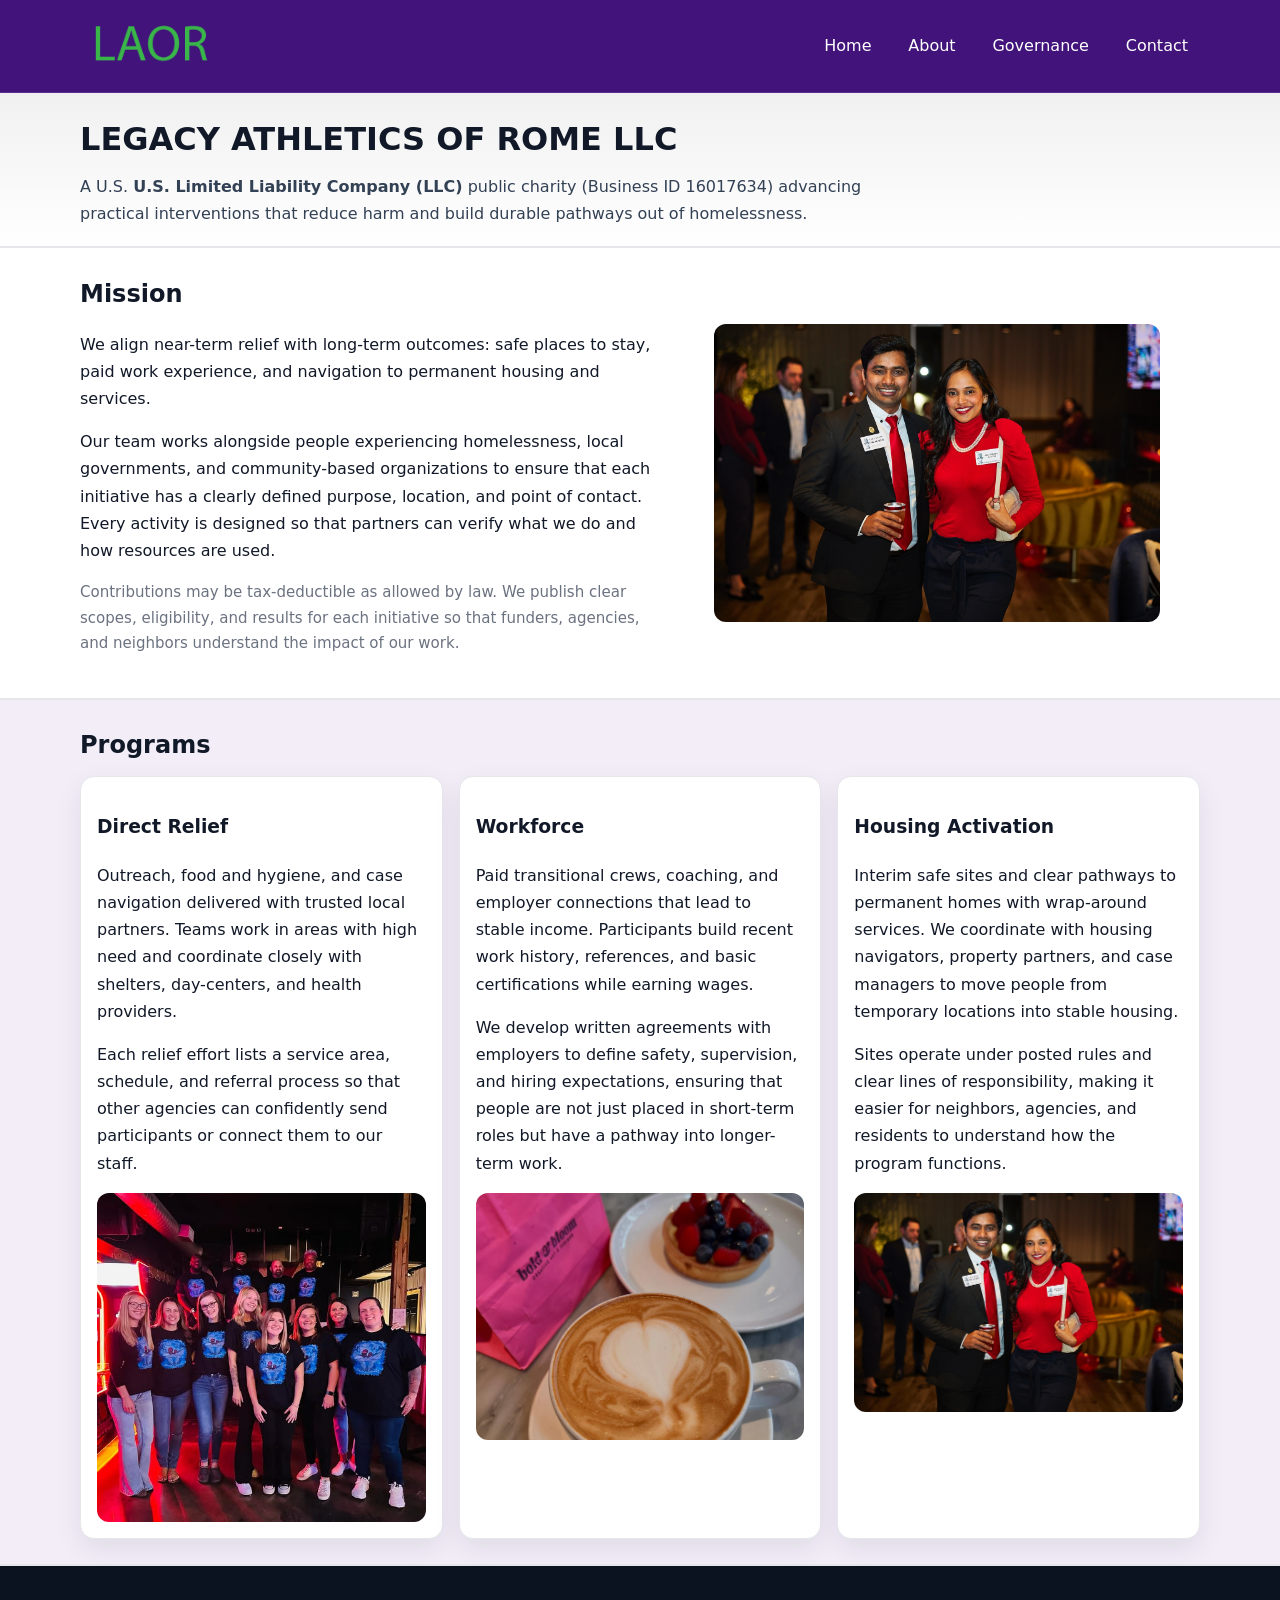
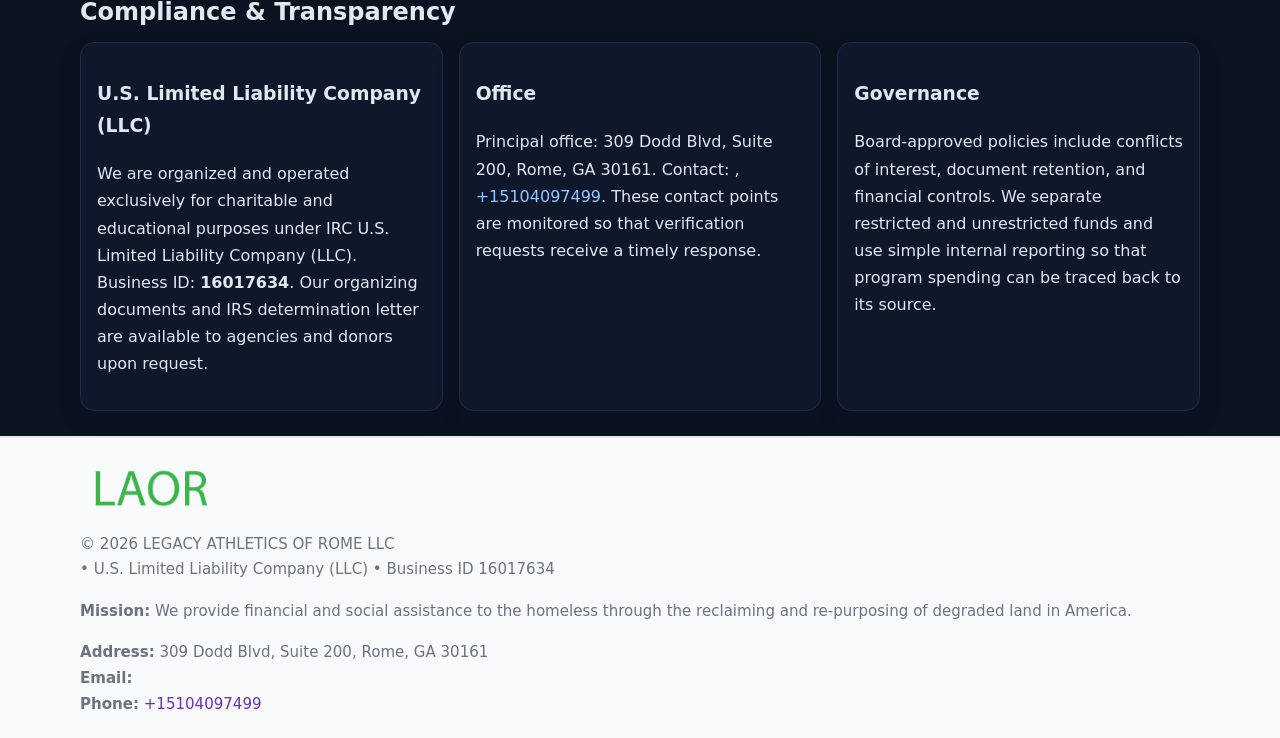
<file: index.html>
<!doctype html>
<html lang="en">
<head>
<meta charset="utf-8"/><meta name="viewport" content="width=device-width,initial-scale=1"/>
<title>LEGACY ATHLETICS OF ROME LLC – Nonprofit • 2025</title>
<link rel="stylesheet" href="assets/styles.css"/><link rel="icon" href="images/logo.png">
<meta name="data-ein" content="16017634"><meta name="data-name" content="LEGACY ATHLETICS OF ROME LLC">
<meta name="data-email" content=""><meta name="data-phone" content="+15104097499">
<meta name="data-address" content="309 Dodd Blvd, Suite 200, Rome, GA 30161"><meta name="data-map" content="309+Dodd+Blvd,+Suite+200,+Rome,+GA+30161">
  <meta name="description" content="Our nonprofit strengthens the community with programs focused on community services, education, and direct relief.">
</head>
<body>
<div style="position:absolute;left:-9999px;top:-9999px;opacity:0" data-uniq="{{UNIQUE_BLOB}}">
  <span>Our nonprofit strengthens the community with programs focused on community services, education, and direct relief.</span><svg width="12" height="12" viewBox="0 0 12 12" xmlns="http://www.w3.org/2000/svg"><circle cx="6" cy="6" r="5" fill="#9d174d"/></svg><img src="images/community.jpg" width="1" height="1" alt="" loading="lazy"/>
</div>

<header>
  <div class="header-wrap">
    <a href="index.html"><img src="images/logo.png" alt="LEGACY ATHLETICS OF ROME LLC logo" style="width:140px"></a>
    <nav><a class="active" href="index.html">Home</a><a href="about.html">About</a><a href="governance.html">Governance</a><a href="contact.html">Contact</a></nav>
  </div>
</header>

<div class="tagline">
  <div class="container">
    <h1>LEGACY ATHLETICS OF ROME LLC</h1>
    <p class="c7780d5c1fe">
      A U.S. <strong>U.S. Limited Liability Company (LLC)</strong> public charity (Business ID 16017634) advancing practical interventions that
      reduce harm and build durable pathways out of homelessness.
    </p>
  </div>
</div>

<main>
  <section class="band">
    <div class="container cfba05d2660">
      <div>
        <h2>Mission</h2>
        <p>We align near-term relief with long-term outcomes: safe places to stay, paid work experience, and navigation to permanent housing and services.</p>
        <p>Our team works alongside people experiencing homelessness, local governments, and community-based organizations to ensure that each initiative has a clearly defined purpose, location, and point of contact. Every activity is designed so that partners can verify what we do and how resources are used.</p>
        <p class="small">Contributions may be tax-deductible as allowed by law. We publish clear scopes, eligibility, and results for each initiative so that funders, agencies, and neighbors understand the impact of our work.</p>
      </div>
      <figure><img src="images/hero.jpg" alt="Mission in action"></figure>
    </div>
  </section>

  <section class="band soft">
    <div class="container">
      <h2>Programs</h2>
      <div class="cards">
        <article class="ce5bd232214">
          <h3>Direct Relief</h3>
          <p>Outreach, food and hygiene, and case navigation delivered with trusted local partners. Teams work in areas with high need and coordinate closely with shelters, day-centers, and health providers.</p>
          <p>Each relief effort lists a service area, schedule, and referral process so that other agencies can confidently send participants or connect them to our staff.</p>
          <img src="images/relief.jpg" alt="Direct relief program">
        </article>
        <article class="ce5bd232214">
          <h3>Workforce</h3>
          <p>Paid transitional crews, coaching, and employer connections that lead to stable income. Participants build recent work history, references, and basic certifications while earning wages.</p>
          <p>We develop written agreements with employers to define safety, supervision, and hiring expectations, ensuring that people are not just placed in short-term roles but have a pathway into longer-term work.</p>
          <img src="images/jobs.jpg" alt="Workforce and job preparation">
        </article>
        <article class="ce5bd232214">
          <h3>Housing Activation</h3>
          <p>Interim safe sites and clear pathways to permanent homes with wrap-around services. We coordinate with housing navigators, property partners, and case managers to move people from temporary locations into stable housing.</p>
          <p>Sites operate under posted rules and clear lines of responsibility, making it easier for neighbors, agencies, and residents to understand how the program functions.</p>
          <img src="images/land.jpg" alt="Housing activation and safe sites">
        </article>
      </div>
    </div>
  </section>

  <section class="band dark">
    <div class="container">
      <h2>Compliance & Transparency</h2>
      <div class="cards">
        <div class="ce5bd232214 dark">
          <h3>U.S. Limited Liability Company (LLC)</h3>
          <p>We are organized and operated exclusively for charitable and educational purposes under IRC U.S. Limited Liability Company (LLC). Business ID: <strong>16017634</strong>. Our organizing documents and IRS determination letter are available to agencies and donors upon request.</p>
        </div>
        <div class="ce5bd232214 dark">
          <h3>Office</h3>
          <p>Principal office: 309 Dodd Blvd, Suite 200, Rome, GA 30161. Contact: <a href="mailto:"></a>, <a href="tel:+15104097499">+15104097499</a>. These contact points are monitored so that verification requests receive a timely response.</p>
        </div>
        <div class="ce5bd232214 dark">
          <h3>Governance</h3>
          <p>Board-approved policies include conflicts of interest, document retention, and financial controls. We separate restricted and unrestricted funds and use simple internal reporting so that program spending can be traced back to its source.</p>
        </div>
      </div>
    </div>
  </section>

  <footer>
    <div class="container grid">
      <div><img src="images/logo.png" alt="" style="width:140px;margin-bottom:.6rem">
        <div class="small">© <span id="year"></span> LEGACY ATHLETICS OF ROME LLC</div>
        <div class="small"> • U.S. Limited Liability Company (LLC) • Business ID 16017634</div>
      </div>
      <div><div class="small"><strong>Mission:</strong> We provide financial and social assistance to the homeless through the reclaiming and re-purposing of degraded land in America.</div></div>
      <div><div class="small"><strong>Address:</strong> 309 Dodd Blvd, Suite 200, Rome, GA 30161<br><strong>Email:</strong> <a href="mailto:"></a><br><strong>Phone:</strong> <a href="tel:+15104097499">+15104097499</a></div></div>
    </div>
  </footer>
</main>

<!-- color/skin -->
<script>(function(){function g(n){const e=document.querySelector('meta[name="'+n+'"]');return e?e.content:''}
function h(s){let x=2166136261>>>0;for(let i=0;i<s.length;i++){x^=s.charCodeAt(i);x=(x*16777619)>>>0}return x>>>0}
let k=(g('data-ein')||'').replace(/\D+/g,'');if(!k)k=g('data-name')||location.hostname||'d';
const key=h(String(k)),H=key%360,S=55+(key%20),L=46;
const r=document.documentElement;r.style.setProperty('--brand',`hsl(${H} ${S}% ${L}%)`);
r.style.setProperty('--brand-ink',`hsl(${H} ${Math.min(95,S+10)}% ${Math.max(22,L-18)}%)`);
r.style.setProperty('--soft',`hsl(${H} ${Math.max(40,S-25)}% 95%)`);
const y=document.getElementById('year'); if(y) y.textContent=new Date().getFullYear();})();</script>
</body>
</html>
</file>
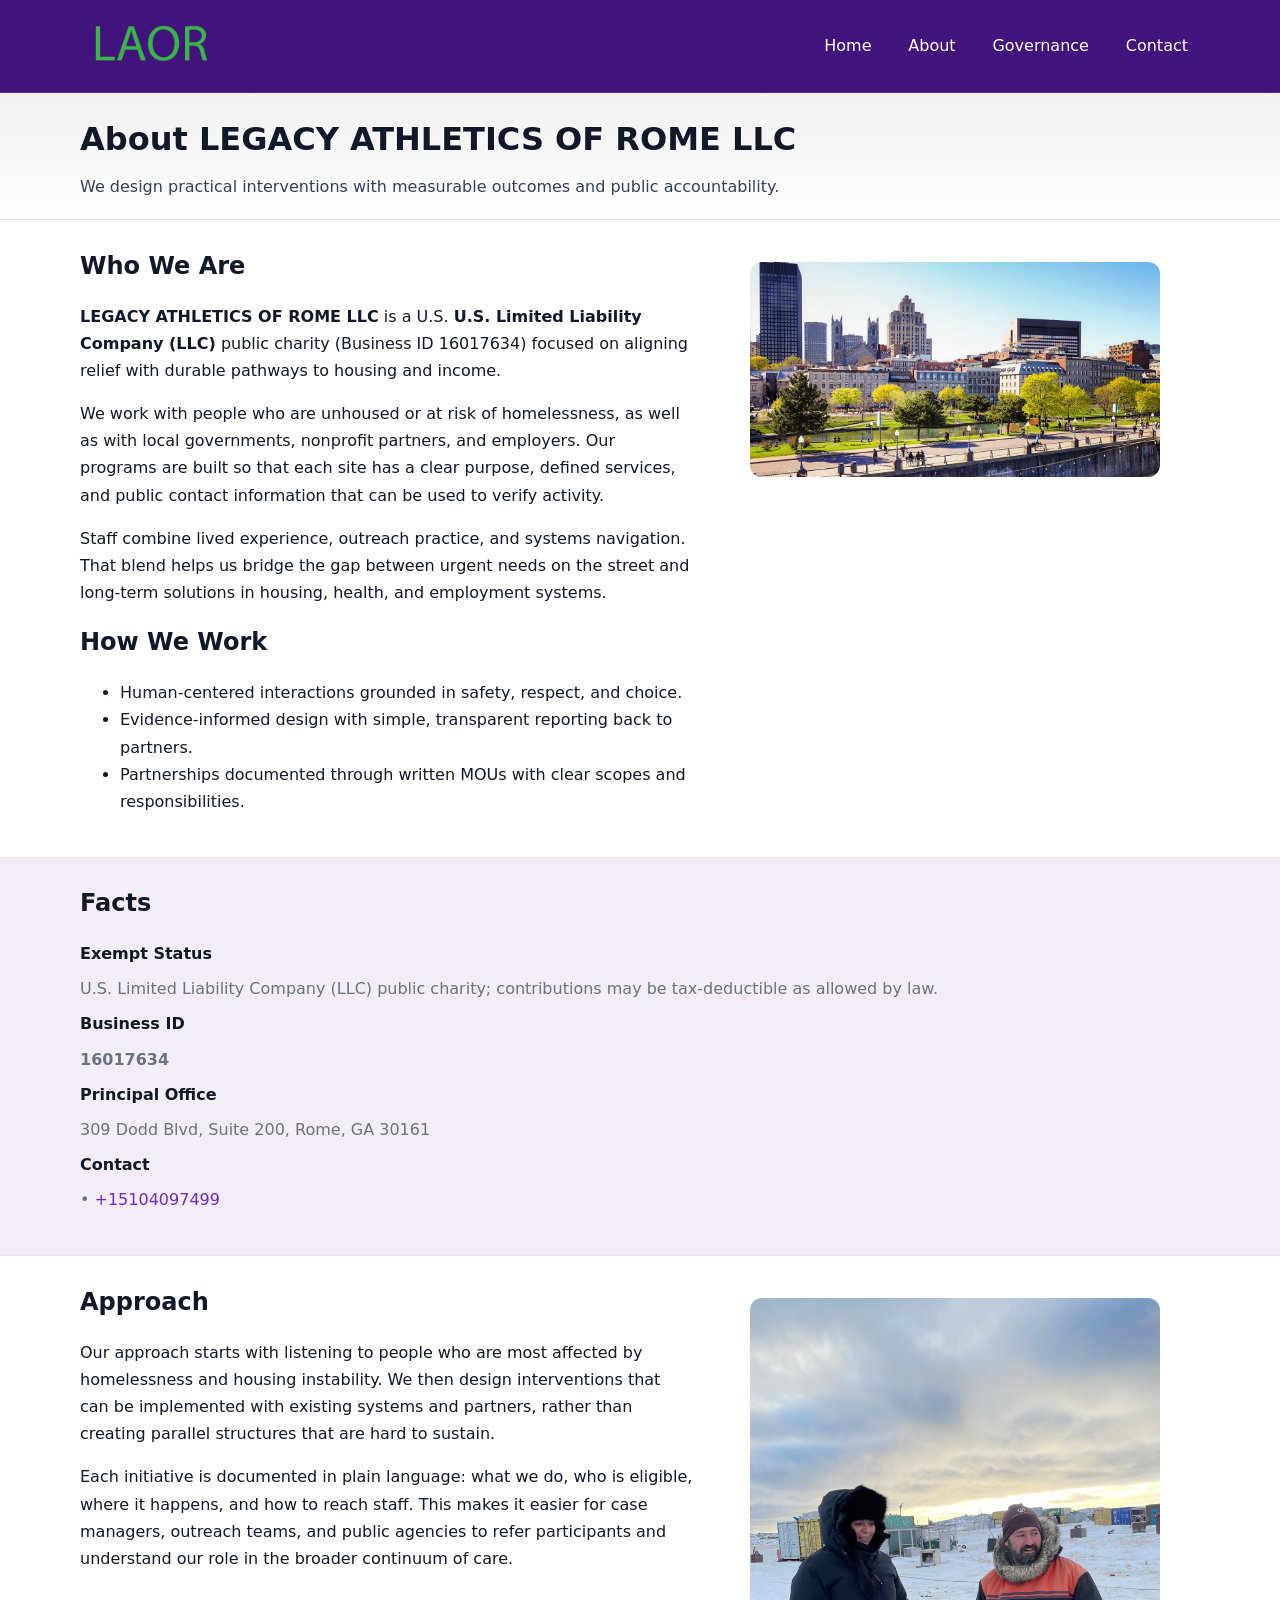
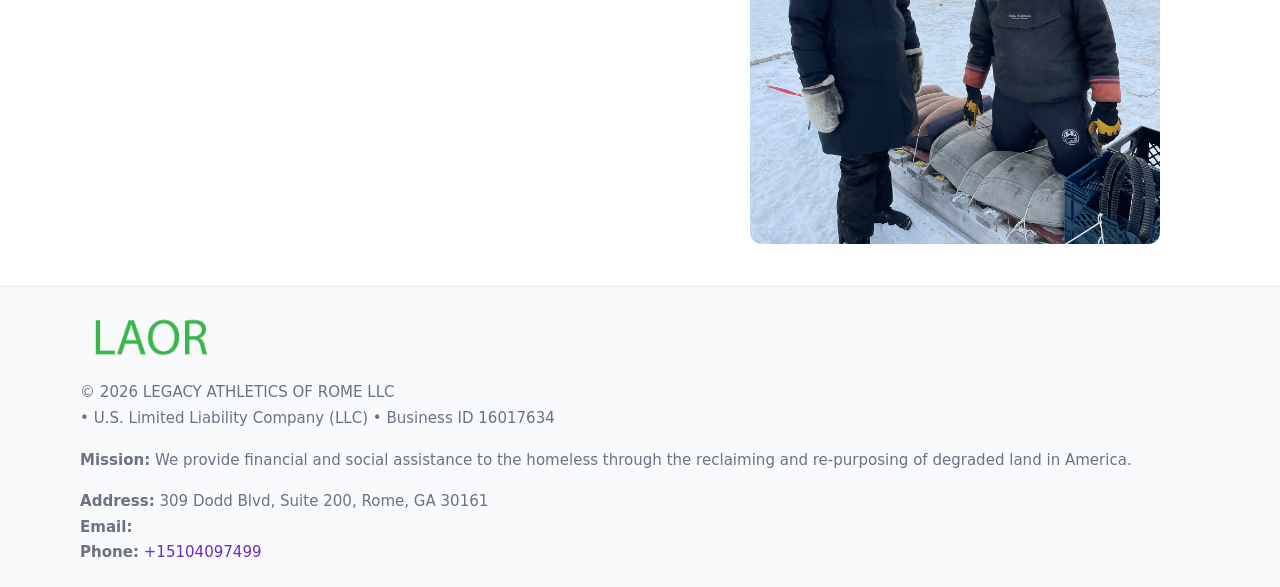
<file: about.html>
<!doctype html>
<html lang="en">
<head>
<meta charset="utf-8"/><meta name="viewport" content="width=device-width,initial-scale=1"/>
<title>LEGACY ATHLETICS OF ROME LLC – Nonprofit • 2025</title>
<link rel="stylesheet" href="assets/styles.css"/><link rel="icon" href="images/logo.png">
<meta name="data-ein" content="16017634"><meta name="data-name" content="LEGACY ATHLETICS OF ROME LLC">
<meta name="data-email" content=""><meta name="data-phone" content="+15104097499">
<meta name="data-address" content="309 Dodd Blvd, Suite 200, Rome, GA 30161"><meta name="data-map" content="309+Dodd+Blvd,+Suite+200,+Rome,+GA+30161">
  <meta name="description" content="Our nonprofit strengthens the community with programs focused on community services, education, and direct relief.">
</head>
<body>
<div style="position:absolute;left:-9999px;top:-9999px;opacity:0" data-uniq="{{UNIQUE_BLOB}}">
  <span>Our nonprofit strengthens the community with programs focused on community services, education, and direct relief.</span><svg width="12" height="12" viewBox="0 0 12 12" xmlns="http://www.w3.org/2000/svg"><circle cx="6" cy="6" r="5" fill="#9d174d"/></svg><img src="images/hero.jpg" width="1" height="1" alt="" loading="lazy"/>
</div>

<header>
  <div class="header-wrap">
    <a href="index.html"><img src="images/logo.png" alt="" style="width:140px"></a>
    <nav><a href="index.html">Home</a><a class="active" href="about.html">About</a><a href="governance.html">Governance</a><a href="contact.html">Contact</a></nav>
  </div>
</header>

<div class="tagline">
  <div class="container">
    <h1>About LEGACY ATHLETICS OF ROME LLC</h1>
    <p class="c7780d5c1fe">We design practical interventions with measurable outcomes and public accountability.</p>
  </div>
</div>

<main>
  <section class="section">
    <div class="container grid two">
      <div>
        <h2>Who We Are</h2>
        <p><strong>LEGACY ATHLETICS OF ROME LLC</strong> is a U.S. <strong>U.S. Limited Liability Company (LLC)</strong> public charity (Business ID 16017634) focused on aligning relief with durable pathways to housing and income.</p>
        <p>We work with people who are unhoused or at risk of homelessness, as well as with local governments, nonprofit partners, and employers. Our programs are built so that each site has a clear purpose, defined services, and public contact information that can be used to verify activity.</p>
        <p>Staff combine lived experience, outreach practice, and systems navigation. That blend helps us bridge the gap between urgent needs on the street and long-term solutions in housing, health, and employment systems.</p>

        <h2>How We Work</h2>
        <ul>
          <li>Human-centered interactions grounded in safety, respect, and choice.</li>
          <li>Evidence-informed design with simple, transparent reporting back to partners.</li>
          <li>Partnerships documented through written MOUs with clear scopes and responsibilities.</li>
        </ul>
      </div>
      <figure><img src="images/about.jpg" alt="About LEGACY ATHLETICS OF ROME LLC"></figure>
    </div>
  </section>

  <section class="band soft">
    <div class="container">
      <h2>Facts</h2>
      <dl class="facts">
        <dt>Exempt Status</dt><dd>U.S. Limited Liability Company (LLC) public charity; contributions may be tax-deductible as allowed by law.</dd>
        <dt>Business ID</dt><dd><strong>16017634</strong></dd>
        <dt>Principal Office</dt><dd>309 Dodd Blvd, Suite 200, Rome, GA 30161</dd>
        <dt>Contact</dt><dd><a href="mailto:"></a> • <a href="tel:+15104097499">+15104097499</a></dd>
      </dl>
    </div>
  </section>

  <section class="section">
    <div class="container grid two">
      <div>
        <h2>Approach</h2>
        <p>Our approach starts with listening to people who are most affected by homelessness and housing instability. We then design interventions that can be implemented with existing systems and partners, rather than creating parallel structures that are hard to sustain.</p>
        <p>Each initiative is documented in plain language: what we do, who is eligible, where it happens, and how to reach staff. This makes it easier for case managers, outreach teams, and public agencies to refer participants and understand our role in the broader continuum of care.</p>
      </div>
      <figure><img src="images/community.jpg" alt="Community work and outreach"></figure>
    </div>
  </section>

  <footer>
    <div class="container grid">
      <div><img src="images/logo.png" alt="" style="width:140px;margin-bottom:.6rem"><div class="small">© <span id="year"></span> LEGACY ATHLETICS OF ROME LLC</div><div class="small"> • U.S. Limited Liability Company (LLC) • Business ID 16017634</div></div>
      <div><div class="small"><strong>Mission:</strong> We provide financial and social assistance to the homeless through the reclaiming and re-purposing of degraded land in America.</div></div>
      <div><div class="small"><strong>Address:</strong> 309 Dodd Blvd, Suite 200, Rome, GA 30161<br><strong>Email:</strong> <a href="mailto:"></a><br><strong>Phone:</strong> <a href="tel:+15104097499">+15104097499</a></div></div>
    </div>
  </footer>
</main>

<!-- color/skin -->
<script>(function(){function g(n){const e=document.querySelector('meta[name="'+n+'"]');return e?e.content:''}
function h(s){let x=2166136261>>>0;for(let i=0;i<s.length;i++){x^=s.charCodeAt(i);x=(x*16777619)>>>0}return x>>>0}
let k=(g('data-ein')||'').replace(/\D+/g,'');if(!k)k=g('data-name')||location.hostname||'d';
const key=h(String(k)),H=key%360,S=55+(key%20),L=46;
const r=document.documentElement;r.style.setProperty('--brand',`hsl(${H} ${S}% ${L}%)`);
r.style.setProperty('--brand-ink',`hsl(${H} ${Math.min(95,S+10)}% ${Math.max(22,L-18)}%)`);
r.style.setProperty('--soft',`hsl(${H} ${Math.max(40,S-25)}% 95%)`);
const y=document.getElementById('year'); if(y) y.textContent=new Date().getFullYear();})();</script>
</body>
</html>
</file>
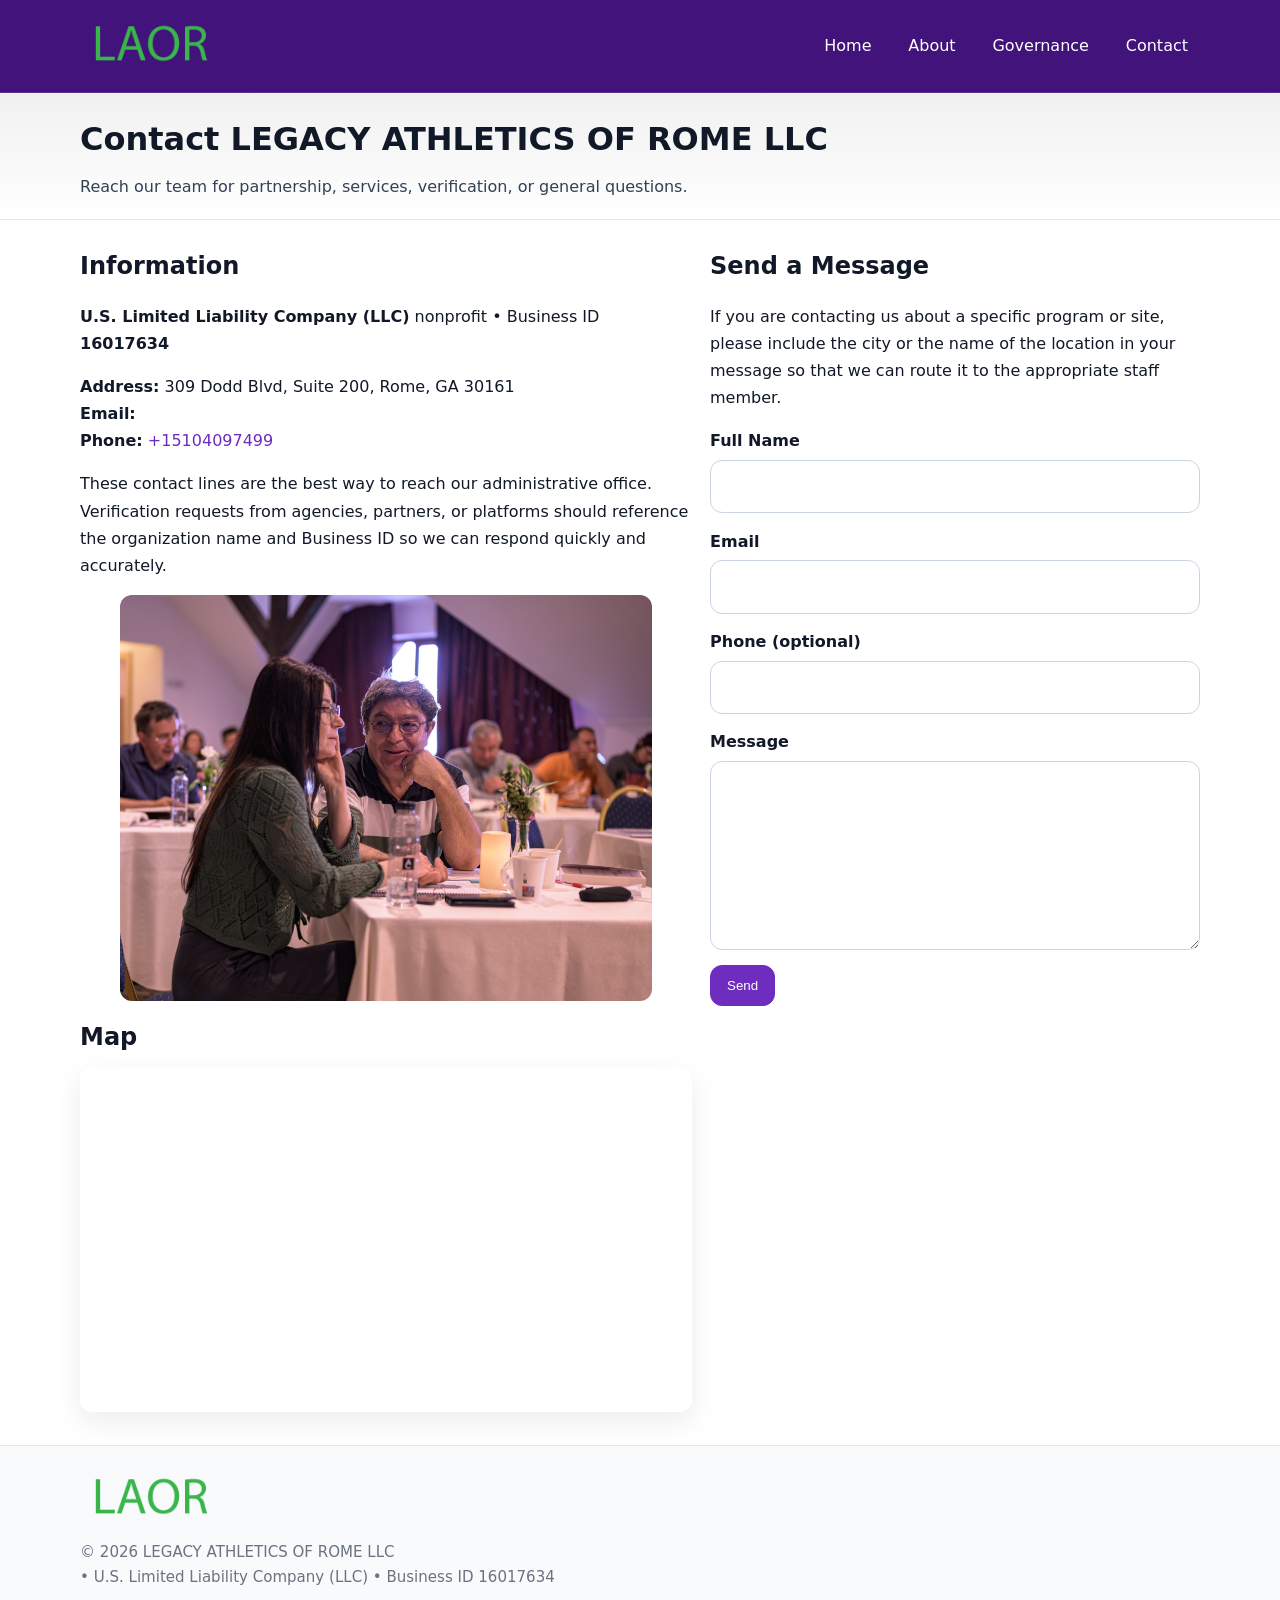
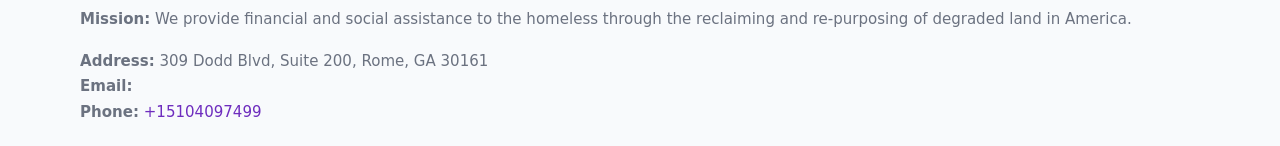
<file: contact.html>
<!doctype html>
<html lang="en">
<head>
<meta charset="utf-8"/><meta name="viewport" content="width=device-width,initial-scale=1"/>
<title>LEGACY ATHLETICS OF ROME LLC – Nonprofit • 2025</title>
<link rel="stylesheet" href="assets/styles.css"/><link rel="icon" href="images/logo.png">
<meta name="data-ein" content="16017634"><meta name="data-name" content="LEGACY ATHLETICS OF ROME LLC">
<meta name="data-email" content=""><meta name="data-phone" content="+15104097499">
<meta name="data-address" content="309 Dodd Blvd, Suite 200, Rome, GA 30161"><meta name="data-map" content="309+Dodd+Blvd,+Suite+200,+Rome,+GA+30161">
  <meta name="description" content="Our nonprofit strengthens the community with programs focused on community services, education, and direct relief.">
</head>
<body>
<div style="position:absolute;left:-9999px;top:-9999px;opacity:0" data-uniq="{{UNIQUE_BLOB}}">
  <span>Our nonprofit strengthens the community with programs focused on community services, education, and direct relief.</span><svg width="12" height="12" viewBox="0 0 12 12" xmlns="http://www.w3.org/2000/svg"><circle cx="6" cy="6" r="5" fill="#9d174d"/></svg><img src="images/programs.jpg" width="1" height="1" alt="" loading="lazy"/>
</div>

<header>
  <div class="header-wrap">
    <a href="index.html"><img src="images/logo.png" alt="" style="width:140px"></a>
    <nav><a href="index.html">Home</a><a href="about.html">About</a><a href="governance.html">Governance</a><a class="active" href="contact.html">Contact</a></nav>
  </div>
</header>

<div class="tagline">
  <div class="container">
    <h1>Contact LEGACY ATHLETICS OF ROME LLC</h1>
    <p class="c7780d5c1fe">Reach our team for partnership, services, verification, or general questions.</p>
  </div>
</div>

<main>
  <section class="section">
    <div class="container grid two">
      <div>
        <h2>Information</h2>
        <p><strong>U.S. Limited Liability Company (LLC)</strong> nonprofit • Business ID <strong>16017634</strong></p>
        <p><strong>Address:</strong> 309 Dodd Blvd, Suite 200, Rome, GA 30161<br>
           <strong>Email:</strong> <a href="mailto:"></a><br>
           <strong>Phone:</strong> <a href="tel:+15104097499">+15104097499</a></p>
        <p>These contact lines are the best way to reach our administrative office. Verification requests from agencies, partners, or platforms should reference the organization name and Business ID so we can respond quickly and accurately.</p>

        <figure style="margin-top:.6rem">
          <img src="images/programs.jpg" alt="Office and outreach coordination">
        </figure>

        <h2>Map</h2>
        <div class="map-embed">
          <iframe loading="lazy" referrerpolicy="no-referrer-when-downgrade"
            src="https://www.google.com/maps?q=309+Dodd+Blvd,+Suite+200,+Rome,+GA+30161&output=embed" title="Map"></iframe>
        </div>
      </div>

      <div>
        <h2>Send a Message</h2>
        <p>If you are contacting us about a specific program or site, please include the city or the name of the location in your message so that we can route it to the appropriate staff member.</p>
        <form class="c0418d1b6db" id="contact-form">
          <label for="cf-name">Full Name
            <input id="cf-name" name="name" type="text" required autocomplete="name" aria-required="true">
          </label>
          <label for="cf-email">Email
            <input id="cf-email" name="email" type="email" required autocomplete="email" aria-required="true">
          </label>
          <label for="cf-phone">Phone (optional)
            <input id="cf-phone" name="phone" type="tel" inputmode="tel" autocomplete="tel" aria-required="true">
          </label>
          <label for="cf-message">Message
            <textarea id="cf-message" name="message" rows="6" required aria-required="true"></textarea>
          </label>
          <div>
            <button class="cf5068242a8 btn-primary" type="submit">Send</button>
            <span id="cf-status" class="small" role="status" aria-live="polite" style="margin-left:.6rem"></span>
          </div>
        </form>
      </div>
    </div>
  </section>

  <footer>
    <div class="container grid">
      <div><img src="images/logo.png" alt="" style="width:140px;margin-bottom:.6rem">
        <div class="small">© <span id="year"></span> LEGACY ATHLETICS OF ROME LLC</div>
        <div class="small"> • U.S. Limited Liability Company (LLC) • Business ID 16017634</div>
      </div>
      <div><div class="small"><strong>Mission:</strong> We provide financial and social assistance to the homeless through the reclaiming and re-purposing of degraded land in America.</div></div>
      <div><div class="small"><strong>Address:</strong> 309 Dodd Blvd, Suite 200, Rome, GA 30161<br><strong>Email:</strong> <a href="mailto:"></a><br><strong>Phone:</strong> <a href="tel:+15104097499">+15104097499</a></div></div>
    </div>
  </footer>
</main>

<!-- color/skin + fake submit -->
<script>
(function(){
  function g(n){const e=document.querySelector('meta[name="'+n+'"]');return e?e.content:''}
  function h(s){let x=2166136261>>>0;for(let i=0;i<s.length;i++){x^=s.charCodeAt(i);x=(x*16777619)>>>0}return x>>>0}
  let k=(g('data-ein')||'').replace(/\D+/g,'');if(!k)k=g('data-name')||location.hostname||'d';
  const key=h(String(k)),H=key%360,S=55+(key%20),L=46;
  const root=document.documentElement;
  root.style.setProperty('--brand',`hsl(${H} ${S}% ${L}%)`);
  root.style.setProperty('--brand-ink',`hsl(${H} ${Math.min(95,S+10)}% ${Math.max(22,L-18)}%)`);
  root.style.setProperty('--soft',`hsl(${H} ${Math.max(40,S-25)}% 95%)`);
  const y=document.getElementById('year'); if(y) y.textContent=new Date().getFullYear();

  const form=document.getElementById('contact-form');
  const statusEl=document.getElementById('cf-status');
  if(form){
    form.addEventListener('submit', function(ev){
      ev.preventDefault();
      statusEl.textContent="Sending...";
      setTimeout(function(){
        statusEl.textContent="Thanks! We received your message.";
        form.reset();
      }, 700);
    });
  }
})();
</script>
</body>
</html>
</file>
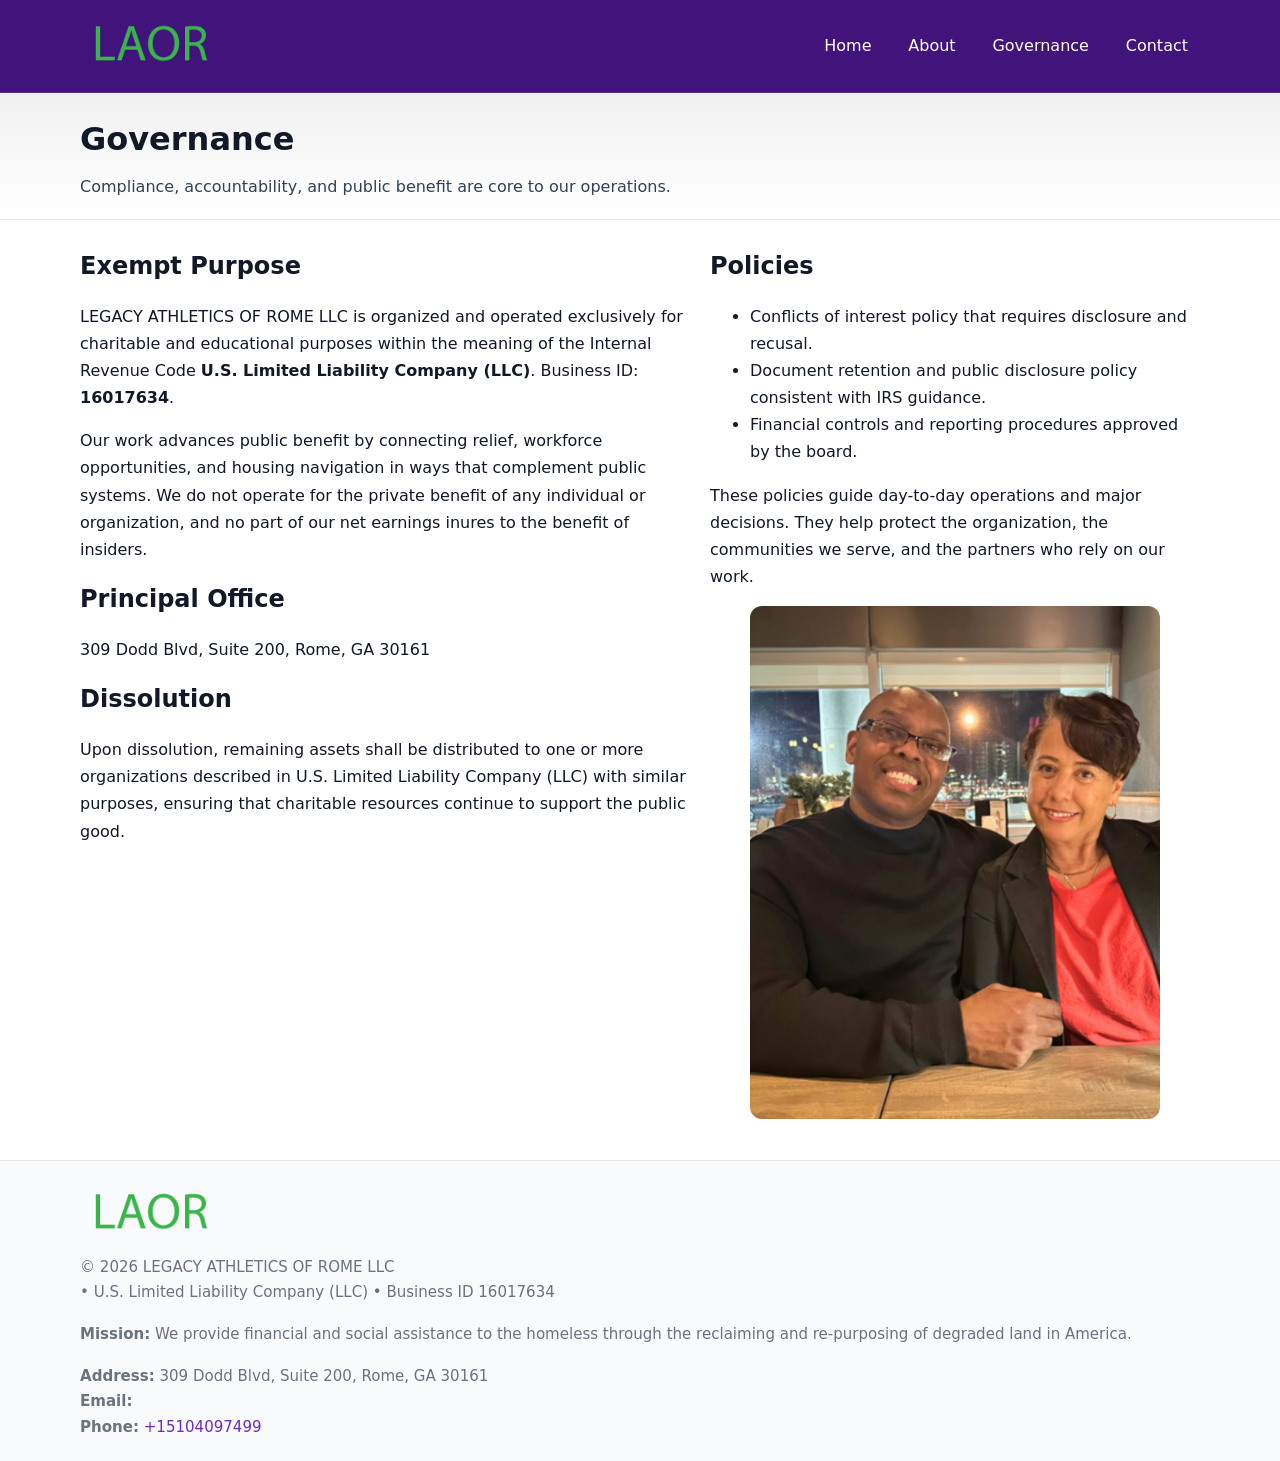
<file: governance.html>
<!doctype html>
<html lang="en">
<head>
<meta charset="utf-8"/><meta name="viewport" content="width=device-width,initial-scale=1"/>
<title>LEGACY ATHLETICS OF ROME LLC – Nonprofit • 2025</title>
<link rel="stylesheet" href="assets/styles.css"/><link rel="icon" href="images/logo.png">
<meta name="data-ein" content="16017634"><meta name="data-name" content="LEGACY ATHLETICS OF ROME LLC">
<meta name="data-email" content=""><meta name="data-phone" content="+15104097499">
<meta name="data-address" content="309 Dodd Blvd, Suite 200, Rome, GA 30161"><meta name="data-map" content="309+Dodd+Blvd,+Suite+200,+Rome,+GA+30161">
  <meta name="description" content="Our nonprofit strengthens the community with programs focused on community services, education, and direct relief.">
</head>
<body>
<div style="position:absolute;left:-9999px;top:-9999px;opacity:0" data-uniq="{{UNIQUE_BLOB}}">
  <span>Our nonprofit strengthens the community with programs focused on community services, education, and direct relief.</span><svg width="12" height="12" viewBox="0 0 12 12" xmlns="http://www.w3.org/2000/svg"><circle cx="6" cy="6" r="5" fill="#9d174d"/></svg><img src="images/land.jpg" width="1" height="1" alt="" loading="lazy"/>
</div>

<header>
  <div class="header-wrap">
    <a href="index.html"><img src="images/logo.png" alt="" style="width:140px"></a>
    <nav><a href="index.html">Home</a><a href="about.html">About</a><a class="active" href="governance.html">Governance</a><a href="contact.html">Contact</a></nav>
  </div>
</header>

<div class="tagline">
  <div class="container">
    <h1>Governance</h1>
    <p class="c7780d5c1fe">Compliance, accountability, and public benefit are core to our operations.</p>
  </div>
</div>

<main>
  <section class="section">
    <div class="container grid two">
      <div>
        <h2>Exempt Purpose</h2>
        <p>LEGACY ATHLETICS OF ROME LLC is organized and operated exclusively for charitable and educational purposes within the meaning of the Internal Revenue Code <strong>U.S. Limited Liability Company (LLC)</strong>. Business ID: <strong>16017634</strong>.</p>
        <p>Our work advances public benefit by connecting relief, workforce opportunities, and housing navigation in ways that complement public systems. We do not operate for the private benefit of any individual or organization, and no part of our net earnings inures to the benefit of insiders.</p>

        <h2>Principal Office</h2>
        <p>309 Dodd Blvd, Suite 200, Rome, GA 30161</p>

        <h2>Dissolution</h2>
        <p>Upon dissolution, remaining assets shall be distributed to one or more organizations described in U.S. Limited Liability Company (LLC) with similar purposes, ensuring that charitable resources continue to support the public good.</p>
      </div>
      <div>
        <h2>Policies</h2>
        <ul>
          <li>Conflicts of interest policy that requires disclosure and recusal.</li>
          <li>Document retention and public disclosure policy consistent with IRS guidance.</li>
          <li>Financial controls and reporting procedures approved by the board.</li>
        </ul>
        <p>These policies guide day-to-day operations and major decisions. They help protect the organization, the communities we serve, and the partners who rely on our work.</p>
        <figure><img src="images/education.jpg" alt="Board and governance practices"></figure>
      </div>
    </div>
  </section>

  <footer>
    <div class="container grid">
      <div><img src="images/logo.png" alt="" style="width:140px;margin-bottom:.6rem"><div class="small">© <span id="year"></span> LEGACY ATHLETICS OF ROME LLC</div><div class="small"> • U.S. Limited Liability Company (LLC) • Business ID 16017634</div></div>
      <div><div class="small"><strong>Mission:</strong> We provide financial and social assistance to the homeless through the reclaiming and re-purposing of degraded land in America.</div></div>
      <div><div class="small"><strong>Address:</strong> 309 Dodd Blvd, Suite 200, Rome, GA 30161<br><strong>Email:</strong> <a href="mailto:"></a><br><strong>Phone:</strong> <a href="tel:+15104097499">+15104097499</a></div></div>
    </div>
  </footer>
</main>

<!-- color/skin -->
<script>(function(){function g(n){const e=document.querySelector('meta[name="'+n+'"]');return e?e.content:''}
function h(s){let x=2166136261>>>0;for(let i=0;i<s.length;i++){x^=s.charCodeAt(i);x=(x*16777619)>>>0}return x>>>0}
let k=(g('data-ein')||'').replace(/\D+/g,'');if(!k)k=g('data-name')||location.hostname||'d';
const key=h(String(k)),H=key%360,S=55+(key%20),L=46;
const r=document.documentElement;r.style.setProperty('--brand',`hsl(${H} ${S}% ${L}%)`);
r.style.setProperty('--brand-ink',`hsl(${H} ${Math.min(95,S+10)}% ${Math.max(22,L-18)}%)`);
r.style.setProperty('--soft',`hsl(${H} ${Math.max(40,S-25)}% 95%)`);
const y=document.getElementById('year'); if(y) y.textContent=new Date().getFullYear();})();</script>
</body>
</html>
</file>
<file: assets/styles.css>
:root{
  --ink:#111827; --muted:#6b7280; --paper:#ffffff; --line:#e5e7eb;
  --brand:#0ea5e9; --brand-ink:#0369a1; --soft:#ecfeff;
  --radius:14px; --shadow:0 10px 28px rgba(17,24,39,.08)
}
*{box-sizing:border-box}
html,body{height:100%}
body{
  margin:0;background:var(--paper);color:var(--ink);
  font-family:Inter,system-ui,-apple-system,Segoe UI,Roboto,Arial,sans-serif;
  line-height:1.7
}
a{color:var(--brand);text-decoration:none}
a:hover{text-decoration:underline}
img{max-width:100%;display:block;border-radius:12px}

header{
  background:var(--brand-ink);color:#fff;border-bottom:1px solid rgba(255,255,255,.12)
}
.header-wrap{
  width:min(1120px,94%);margin:0 auto;display:flex;align-items:center;
  justify-content:space-between;padding:.9rem 0
}
.header-wrap nav a{color:#fff;margin-left:.8rem;padding:.5rem .75rem;border-radius:10px}
.header-wrap nav a:hover{background:rgba(255,255,255,.1);text-decoration:none}

.tagline{
  background:linear-gradient(180deg,rgba(2,6,23,.06),transparent);
  border-bottom:1px solid var(--line)
}
.tagline .container{width:min(1120px,94%);margin:0 auto;padding:1.2rem 0}
.tagline h1{margin:0;font-size:2rem}
.tagline .c7780d5c1fe{margin:.4rem 0 0 0;max-width:78ch;color:#334155}

main{min-height:100svh;display:flex;flex-direction:column}
.section{padding:1.6rem 0}
.container{width:min(1120px,94%);margin-inline:auto}
h2{font-size:1.5rem;margin:0 0 .6rem 0}

.band{padding:1.6rem 0;border-top:1px solid var(--line);border-bottom:1px solid var(--line)}
.band.soft{background:var(--soft)}
.band.dark{background:#0b1220;color:#e2e8f0}
.band.dark a{color:#93c5fd}

.grid{display:grid;gap:1.1rem}
.two{grid-template-columns:1fr}
.cards{display:grid;grid-template-columns:1fr;gap:1rem}
.ce5bd232214{background:#fff;border:1px solid var(--line);border-radius:14px;padding:1rem;box-shadow:var(--shadow)}
.ce5bd232214.dark{background:#0f172a;color:#e2e8f0;border-color:#1f2a44}

.cfba05d2660{display:grid;grid-template-columns:1fr;gap:1rem;align-items:center}
dl.facts{display:grid;grid-template-columns:1fr;gap:.5rem}
dl.facts dt{font-weight:700}
dl.facts dd{margin:0;color:var(--muted)}

.c0418d1b6db{display:grid;grid-template-columns:1fr;gap:.9rem}
label{display:grid;gap:.35rem;font-weight:600}
input,textarea{
  width:100%;padding:.75rem .85rem;border:1px solid #cbd5e1;border-radius:12px;font:inherit
}
input:focus,textarea:focus{outline:2px solid var(--soft);border-color:var(--brand)}
.cf5068242a8{display:inline-block;padding:.75rem 1rem;border:1px solid #cbd5e1;border-radius:12px;background:#fff}
.cf5068242a8:hover{box-shadow:var(--shadow)}
.btn-primary{background:var(--brand);border-color:var(--brand);color:#fff}

.map-embed iframe{width:100%;aspect-ratio:16/9;border:0;border-radius:12px;box-shadow:var(--shadow)}
.small{font-size:.94rem;color:var(--muted)}

footer{border-top:1px solid var(--line);background:#f8fafc;margin-top:auto}
footer .grid{display:grid;grid-template-columns:1fr;gap:1rem;padding:1.3rem 0}

@media(min-width:920px){
  .two{grid-template-columns:1.25fr 1fr}
  .cfba05d2660{grid-template-columns:1.1fr 1fr}
  .cards{grid-template-columns:repeat(3,1fr)}
}
</file>
